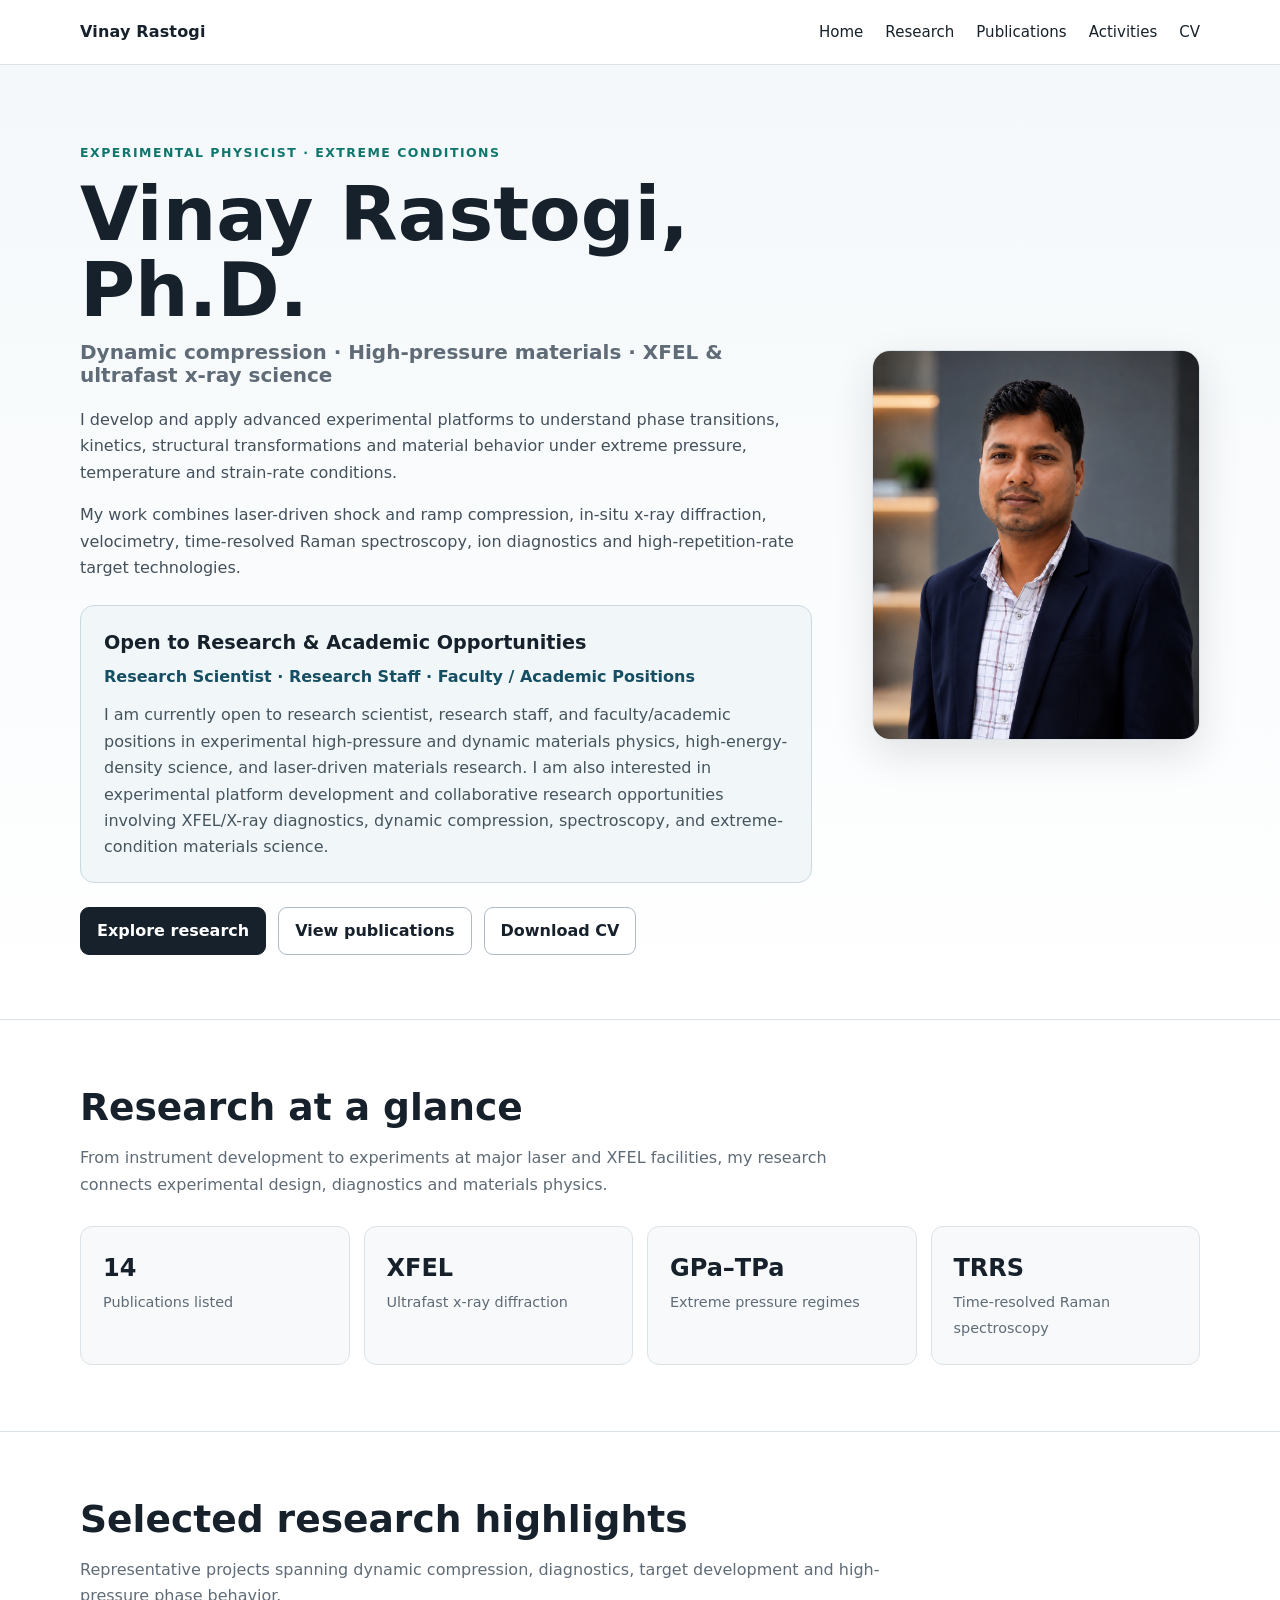
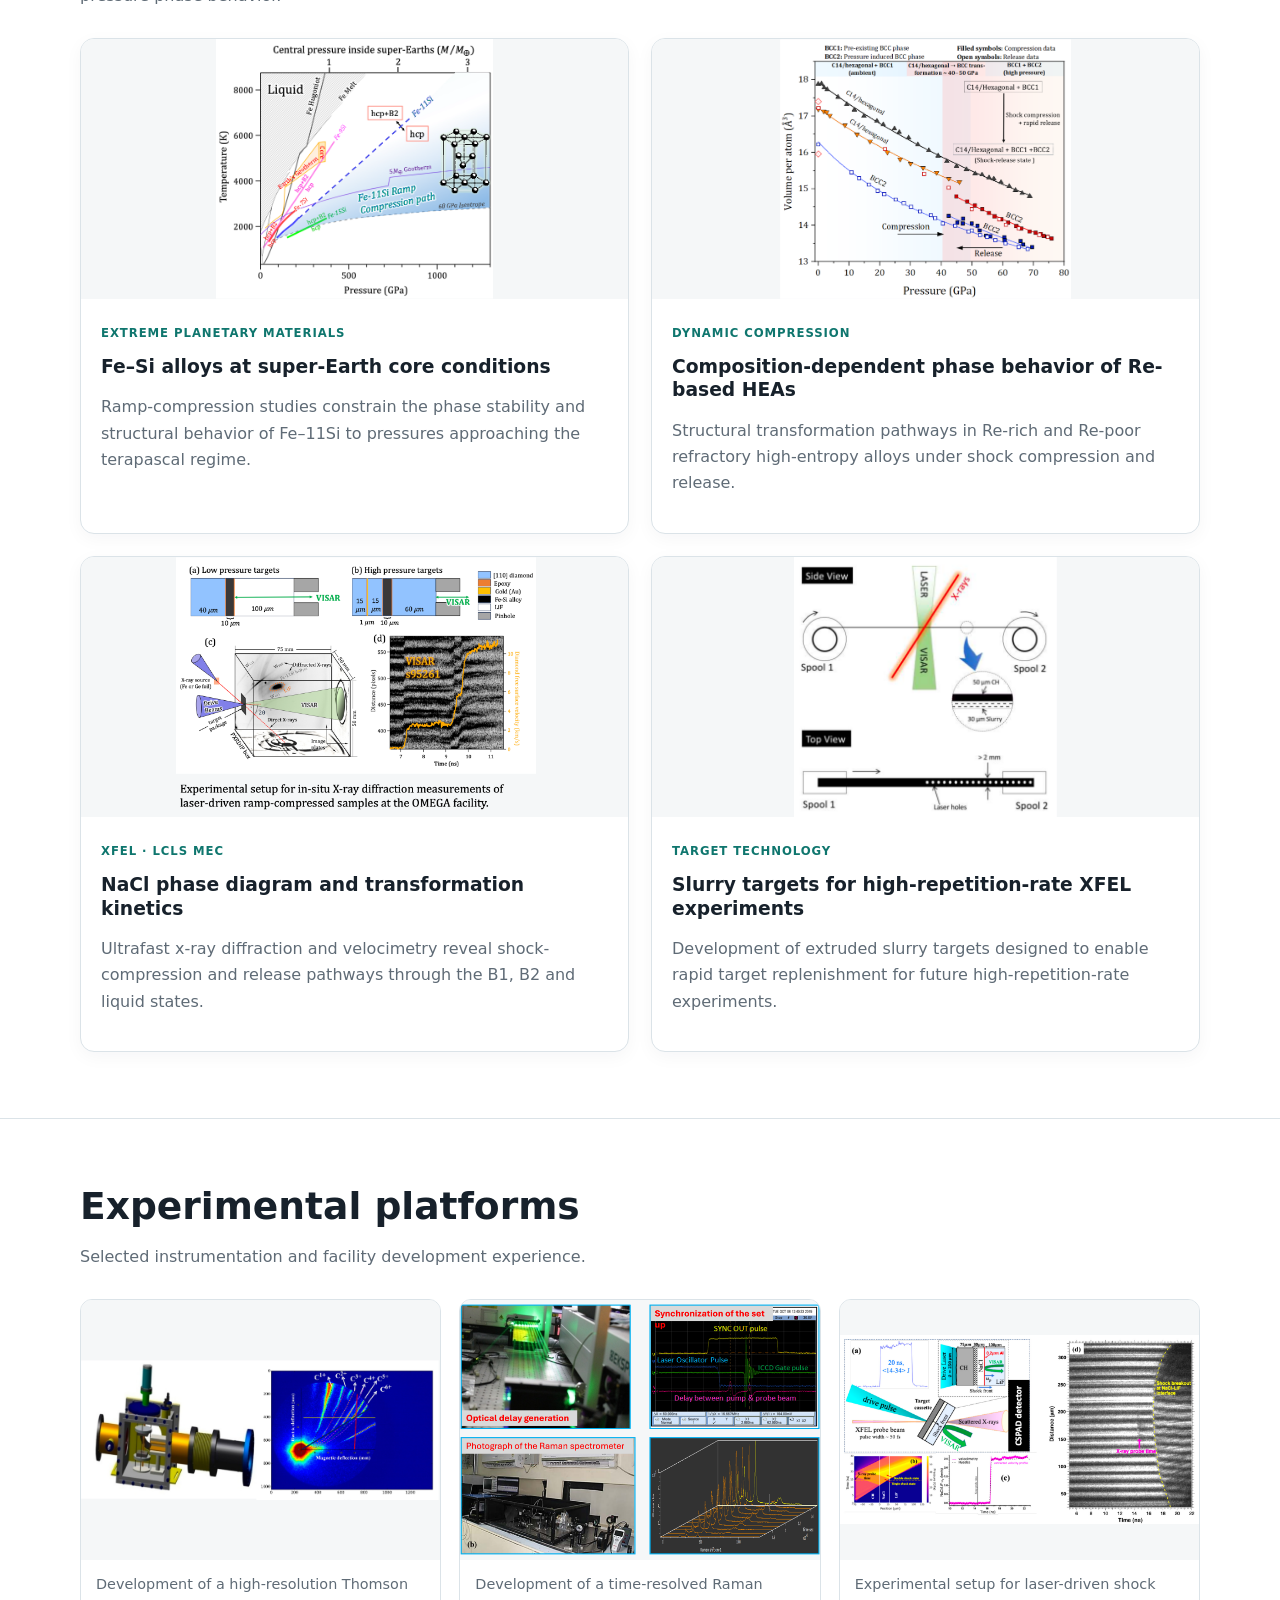
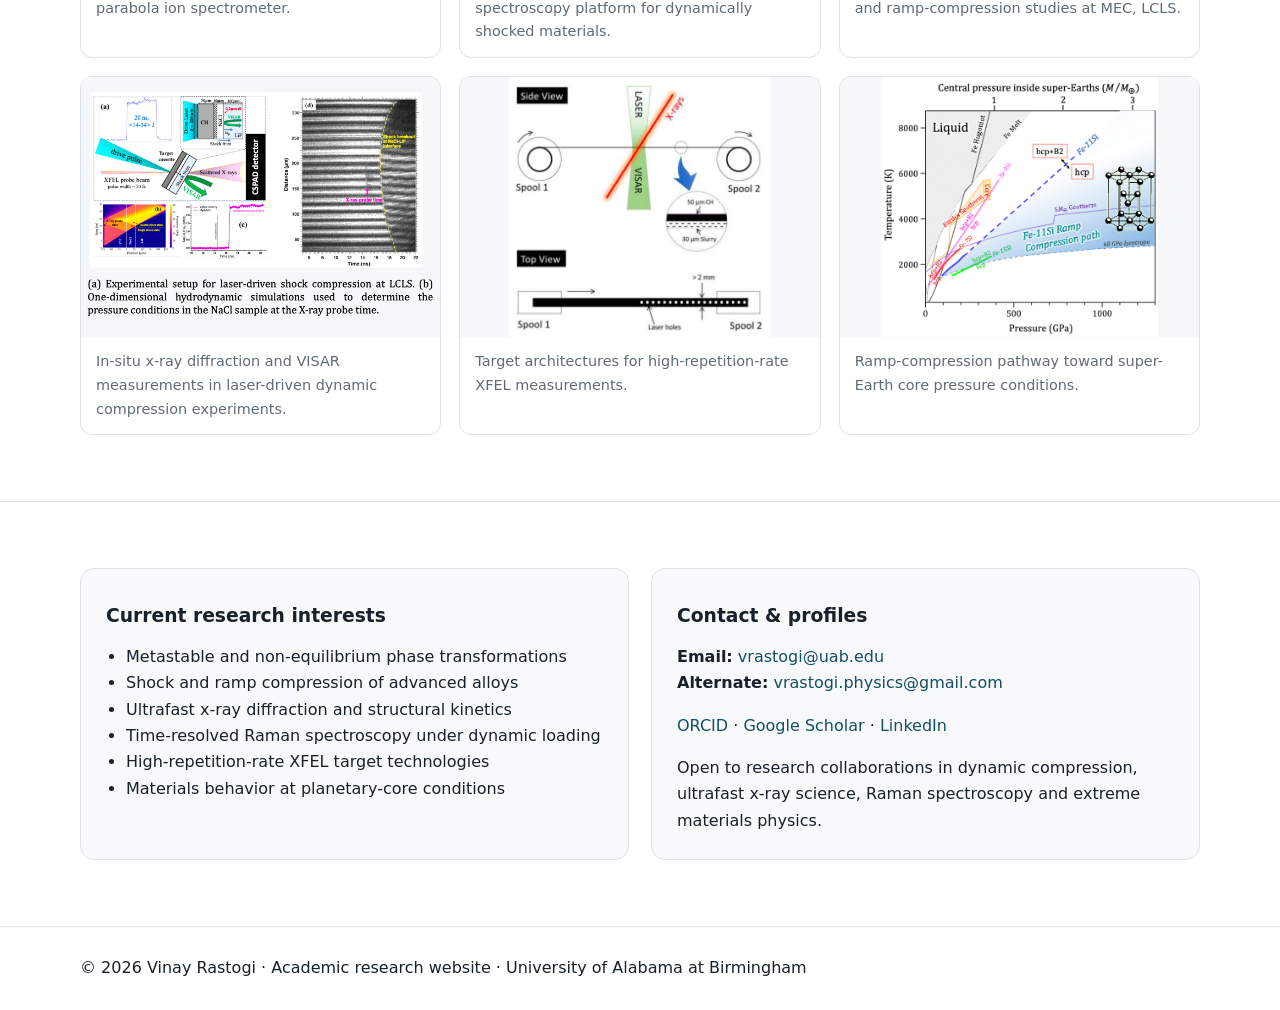
<file: index.html>
<!doctype html><html lang="en"><head><meta charset="utf-8"><meta name="viewport" content="width=device-width,initial-scale=1"><meta name="description" content="Vinay Rastogi — research in high-pressure physics, dynamic compression, XFELs, ultrafast x-ray diffraction, Raman spectroscopy and extreme materials science."><title>Vinay Rastogi | Dynamic Materials & High-Pressure Physics</title><link rel="stylesheet" href="style.css"></head><body>
<nav class="nav"><div class="wrap navin"><a class="brand" href="index.html">Vinay Rastogi</a><div class="links"><a href="index.html">Home</a><a href="research.html">Research</a><a href="publications.html">Publications</a><a href="activities.html">Activities</a><a href="CV_Vinay_Rastogi.pdf">CV</a></div></div></nav>
<header class="hero"><div class="wrap hero-grid"><div><div class="eyebrow">Experimental physicist · Extreme conditions</div><h1>Vinay Rastogi, Ph.D.</h1><h2>Dynamic compression · High-pressure materials · XFEL & ultrafast x-ray science</h2><p>I develop and apply advanced experimental platforms to understand phase transitions, kinetics, structural transformations and material behavior under extreme pressure, temperature and strain-rate conditions.</p><p>My work combines laser-driven shock and ramp compression, in-situ x-ray diffraction, velocimetry, time-resolved Raman spectroscopy, ion diagnostics and high-repetition-rate target technologies.</p><div class="opportunity-banner"><div class="opportunity-title">Open to Research &amp; Academic Opportunities</div><div class="opportunity-tags">Research Scientist · Research Staff · Faculty / Academic Positions</div><p>I am currently open to research scientist, research staff, and faculty/academic positions in experimental high-pressure and dynamic materials physics, high-energy-density science, and laser-driven materials research. I am also interested in experimental platform development and collaborative research opportunities involving XFEL/X-ray diagnostics, dynamic compression, spectroscopy, and extreme-condition materials science.</p></div><div class="buttons"><a class="btn primary" href="research.html">Explore research</a><a class="btn" href="publications.html">View publications</a><a class="btn" href="CV_Vinay_Rastogi.pdf">Download CV</a></div></div><div><img class="portrait" src="images/profile.png" alt="Professional portrait of Vinay Rastogi"></div></div></header>
<section><div class="wrap"><div class="section-head"><h2>Research at a glance</h2><p>From instrument development to experiments at major laser and XFEL facilities, my research connects experimental design, diagnostics and materials physics.</p></div><div class="stats"><div class="stat"><strong>14</strong><span>Publications listed</span></div><div class="stat"><strong>XFEL</strong><span>Ultrafast x-ray diffraction</span></div><div class="stat"><strong>GPa–TPa</strong><span>Extreme pressure regimes</span></div><div class="stat"><strong>TRRS</strong><span>Time-resolved Raman spectroscopy</span></div></div></div></section>
<section><div class="wrap"><div class="section-head"><h2>Selected research highlights</h2><p>Representative projects spanning dynamic compression, diagnostics, target development and high-pressure phase behavior.</p></div><div class="cards">
<article class="card"><img src="images/fe-si.png" alt="Fe-Si ramp compression phase-path figure"><div class="card-body"><span class="tag">Extreme planetary materials</span><h3>Fe–Si alloys at super-Earth core conditions</h3><p>Ramp-compression studies constrain the phase stability and structural behavior of Fe–11Si to pressures approaching the terapascal regime.</p></div></article>
<article class="card"><img src="images/re-hea.png" alt="Re-based high entropy alloy compression and release figure"><div class="card-body"><span class="tag">Dynamic compression</span><h3>Composition-dependent phase behavior of Re-based HEAs</h3><p>Structural transformation pathways in Re-rich and Re-poor refractory high-entropy alloys under shock compression and release.</p></div></article>
<article class="card"><img src="images/nacl-phase-diagram.png" alt="NaCl pressure-temperature phase diagram"><div class="card-body"><span class="tag">XFEL · LCLS MEC</span><h3>NaCl phase diagram and transformation kinetics</h3><p>Ultrafast x-ray diffraction and velocimetry reveal shock-compression and release pathways through the B1, B2 and liquid states.</p></div></article>
<article class="card"><img src="images/slurry-targets.png" alt="Slurry target development and experimental geometry"><div class="card-body"><span class="tag">Target technology</span><h3>Slurry targets for high-repetition-rate XFEL experiments</h3><p>Development of extruded slurry targets designed to enable rapid target replenishment for future high-repetition-rate experiments.</p></div></article>
</div></div></section>
<section><div class="wrap"><div class="section-head"><h2>Experimental platforms</h2><p>Selected instrumentation and facility development experience.</p></div><div class="gallery"><figure><img src="images/thomson-parabola.png" alt="Thomson parabola ion spectrometer"><figcaption>Development of a high-resolution Thomson parabola ion spectrometer.</figcaption></figure><figure><img src="images/trrs.png" alt="Time-resolved Raman spectroscopy facility"><figcaption>Development of a time-resolved Raman spectroscopy platform for dynamically shocked materials.</figcaption></figure><figure><img src="images/mec-lcls.png" alt="Laser-driven experiment at MEC LCLS"><figcaption>Experimental setup for laser-driven shock and ramp-compression studies at MEC, LCLS.</figcaption></figure><figure><img src="images/mec-xfel.png" alt="XFEL target and VISAR experiment"><figcaption>In-situ x-ray diffraction and VISAR measurements in laser-driven dynamic compression experiments.</figcaption></figure><figure><img src="images/slurry-targets.png" alt="Slurry target schematic"><figcaption>Target architectures for high-repetition-rate XFEL measurements.</figcaption></figure><figure><img src="images/fe-si.png" alt="Fe-Si phase-path figure"><figcaption>Ramp-compression pathway toward super-Earth core pressure conditions.</figcaption></figure></div></div></section>
<section><div class="wrap split"><div class="panel"><h3>Current research interests</h3><ul class="list"><li>Metastable and non-equilibrium phase transformations</li><li>Shock and ramp compression of advanced alloys</li><li>Ultrafast x-ray diffraction and structural kinetics</li><li>Time-resolved Raman spectroscopy under dynamic loading</li><li>High-repetition-rate XFEL target technologies</li><li>Materials behavior at planetary-core conditions</li></ul></div><div class="panel"><h3>Contact & profiles</h3><p><strong>Email:</strong> <a href="mailto:vrastogi@uab.edu">vrastogi@uab.edu</a><br><strong>Alternate:</strong> <a href="mailto:vrastogi.physics@gmail.com">vrastogi.physics@gmail.com</a></p><p><a href="https://orcid.org/0000-0002-3988-6908" target="_blank" rel="noopener">ORCID</a> · <a href="https://scholar.google.com/citations?user=3i2ZerMAAAAJ&hl=en" target="_blank" rel="noopener">Google Scholar</a> · <a href="https://www.linkedin.com/in/vinay-rastogi-ph-d-826b3411b/" target="_blank" rel="noopener">LinkedIn</a></p><div class="note">Open to research collaborations in dynamic compression, ultrafast x-ray science, Raman spectroscopy and extreme materials physics.</div></div></div></section>
<footer class="footer"><div class="wrap">© 2026 Vinay Rastogi · Academic research website · University of Alabama at Birmingham</div></footer></body></html>
</file>
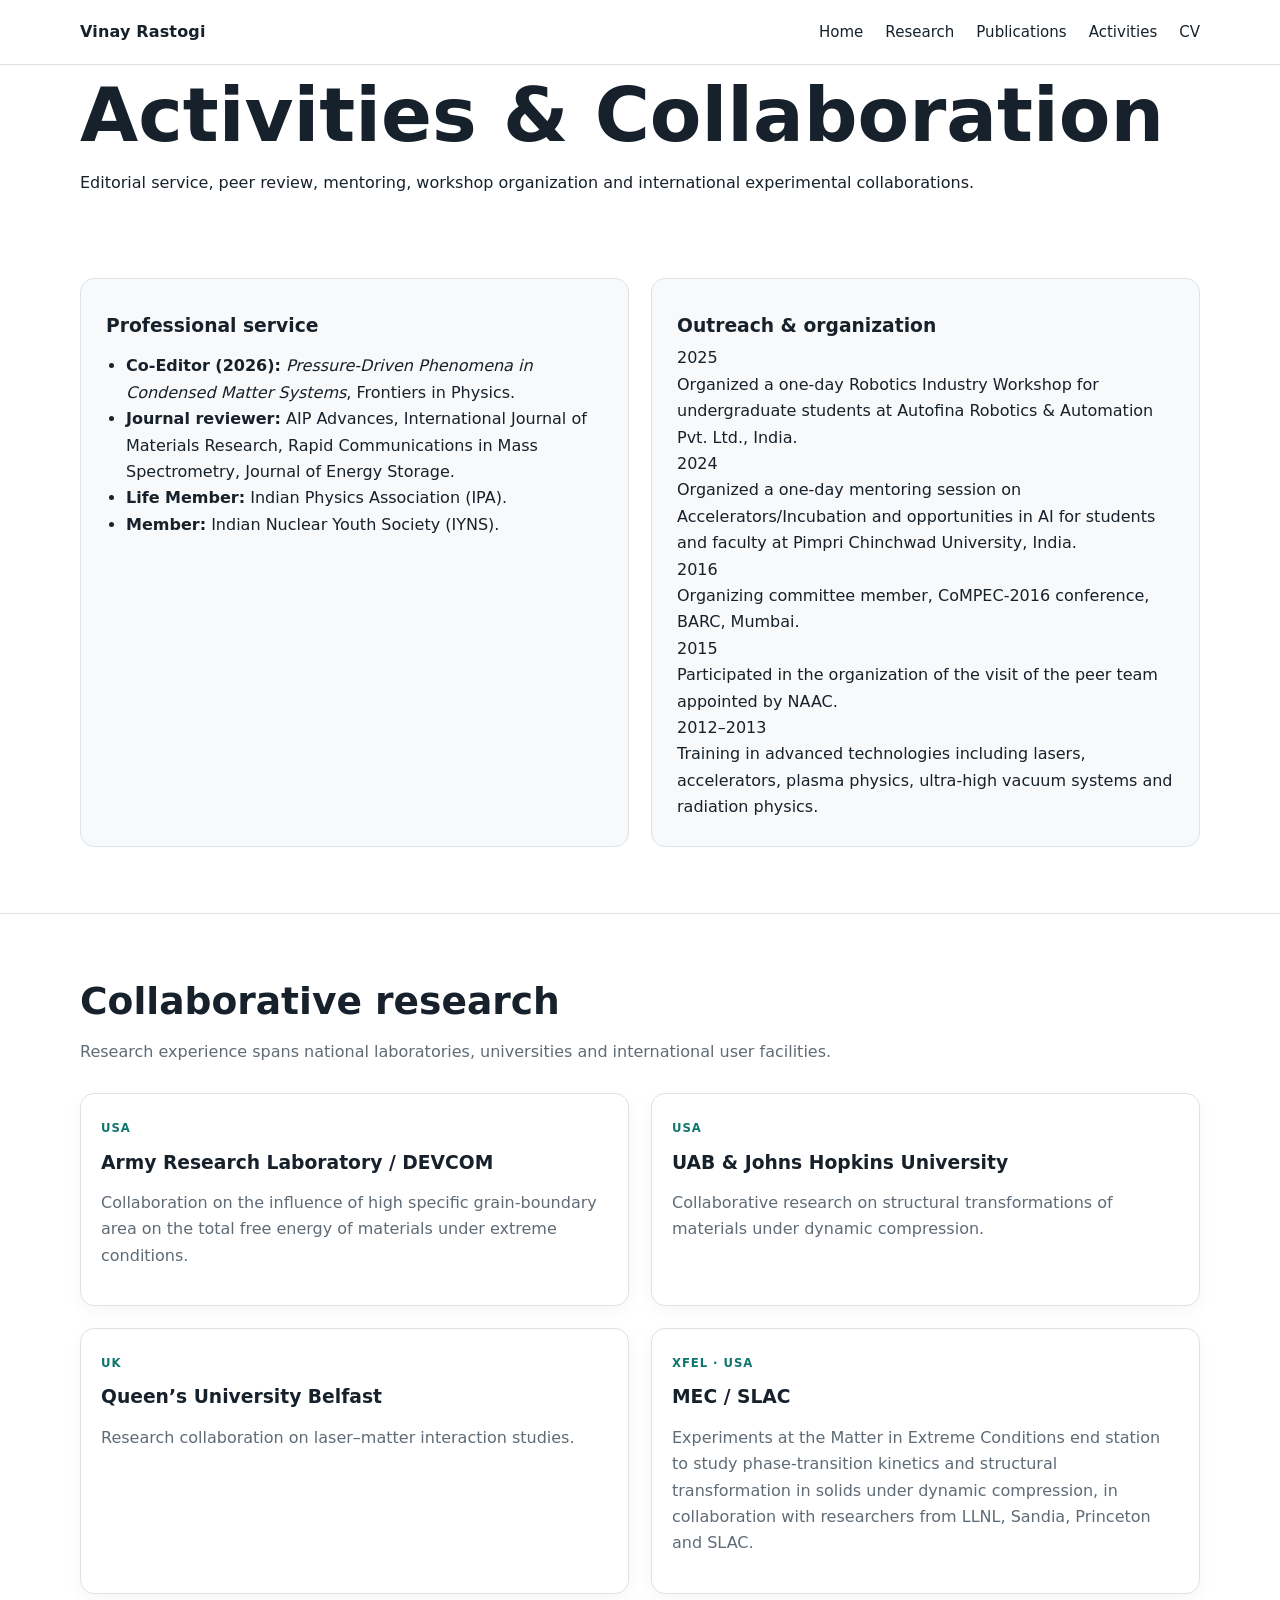
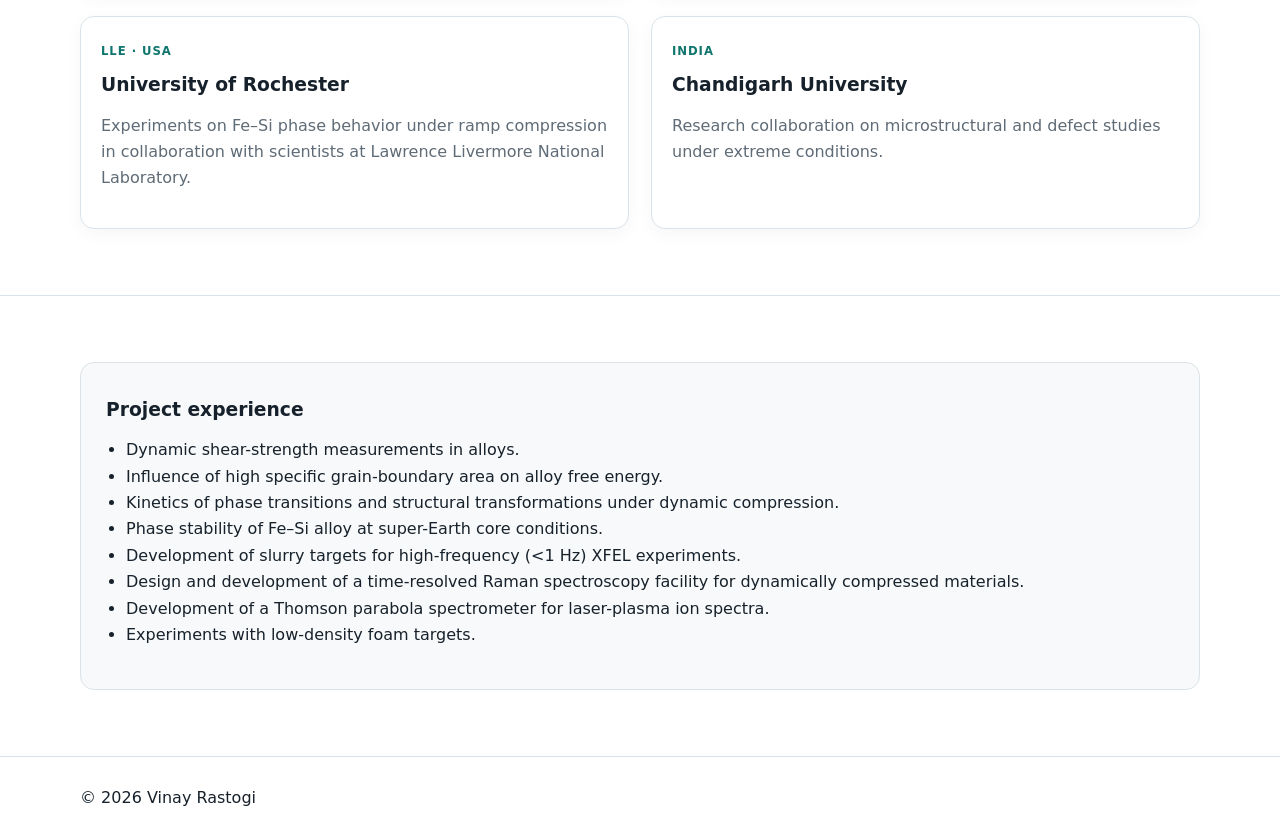
<file: activities.html>
<!doctype html><html lang="en"><head><meta charset="utf-8"><meta name="viewport" content="width=device-width,initial-scale=1"><title>Activities & Collaboration | Vinay Rastogi</title><link rel="stylesheet" href="style.css"></head><body>
<nav class="nav"><div class="wrap navin"><a class="brand" href="index.html">Vinay Rastogi</a><div class="links"><a href="index.html">Home</a><a href="research.html">Research</a><a href="publications.html">Publications</a><a href="activities.html">Activities</a><a href="CV_Vinay_Rastogi.pdf">CV</a></div></div></nav>
<header class="page-hero"><div class="wrap"><h1>Activities & Collaboration</h1><p>Editorial service, peer review, mentoring, workshop organization and international experimental collaborations.</p></div></header>
<section><div class="wrap split"><div class="panel"><h3>Professional service</h3><ul class="list"><li><strong>Co-Editor (2026):</strong> <em>Pressure-Driven Phenomena in Condensed Matter Systems</em>, Frontiers in Physics.</li><li><strong>Journal reviewer:</strong> AIP Advances, International Journal of Materials Research, Rapid Communications in Mass Spectrometry, Journal of Energy Storage.</li><li><strong>Life Member:</strong> Indian Physics Association (IPA).</li><li><strong>Member:</strong> Indian Nuclear Youth Society (IYNS).</li></ul></div><div class="panel"><h3>Outreach & organization</h3><div class="timeline"><div class="item"><div class="year">2025</div><div>Organized a one-day Robotics Industry Workshop for undergraduate students at Autofina Robotics & Automation Pvt. Ltd., India.</div></div><div class="item"><div class="year">2024</div><div>Organized a one-day mentoring session on Accelerators/Incubation and opportunities in AI for students and faculty at Pimpri Chinchwad University, India.</div></div><div class="item"><div class="year">2016</div><div>Organizing committee member, CoMPEC-2016 conference, BARC, Mumbai.</div></div><div class="item"><div class="year">2015</div><div>Participated in the organization of the visit of the peer team appointed by NAAC.</div></div><div class="item"><div class="year">2012–2013</div><div>Training in advanced technologies including lasers, accelerators, plasma physics, ultra-high vacuum systems and radiation physics.</div></div></div></div></div></section>
<section><div class="wrap"><div class="section-head"><h2>Collaborative research</h2><p>Research experience spans national laboratories, universities and international user facilities.</p></div><div class="cards"><article class="card"><div class="card-body"><span class="tag">USA</span><h3>Army Research Laboratory / DEVCOM</h3><p>Collaboration on the influence of high specific grain-boundary area on the total free energy of materials under extreme conditions.</p></div></article><article class="card"><div class="card-body"><span class="tag">USA</span><h3>UAB & Johns Hopkins University</h3><p>Collaborative research on structural transformations of materials under dynamic compression.</p></div></article><article class="card"><div class="card-body"><span class="tag">UK</span><h3>Queen’s University Belfast</h3><p>Research collaboration on laser–matter interaction studies.</p></div></article><article class="card"><div class="card-body"><span class="tag">XFEL · USA</span><h3>MEC / SLAC</h3><p>Experiments at the Matter in Extreme Conditions end station to study phase-transition kinetics and structural transformation in solids under dynamic compression, in collaboration with researchers from LLNL, Sandia, Princeton and SLAC.</p></div></article><article class="card"><div class="card-body"><span class="tag">LLE · USA</span><h3>University of Rochester</h3><p>Experiments on Fe–Si phase behavior under ramp compression in collaboration with scientists at Lawrence Livermore National Laboratory.</p></div></article><article class="card"><div class="card-body"><span class="tag">India</span><h3>Chandigarh University</h3><p>Research collaboration on microstructural and defect studies under extreme conditions.</p></div></article></div></div></section>
<section><div class="wrap panel"><h3>Project experience</h3><ul class="list"><li>Dynamic shear-strength measurements in alloys.</li><li>Influence of high specific grain-boundary area on alloy free energy.</li><li>Kinetics of phase transitions and structural transformations under dynamic compression.</li><li>Phase stability of Fe–Si alloy at super-Earth core conditions.</li><li>Development of slurry targets for high-frequency (&lt;1 Hz) XFEL experiments.</li><li>Design and development of a time-resolved Raman spectroscopy facility for dynamically compressed materials.</li><li>Development of a Thomson parabola spectrometer for laser-plasma ion spectra.</li><li>Experiments with low-density foam targets.</li></ul></div></section>
<footer class="footer"><div class="wrap">© 2026 Vinay Rastogi</div></footer></body></html>
</file>
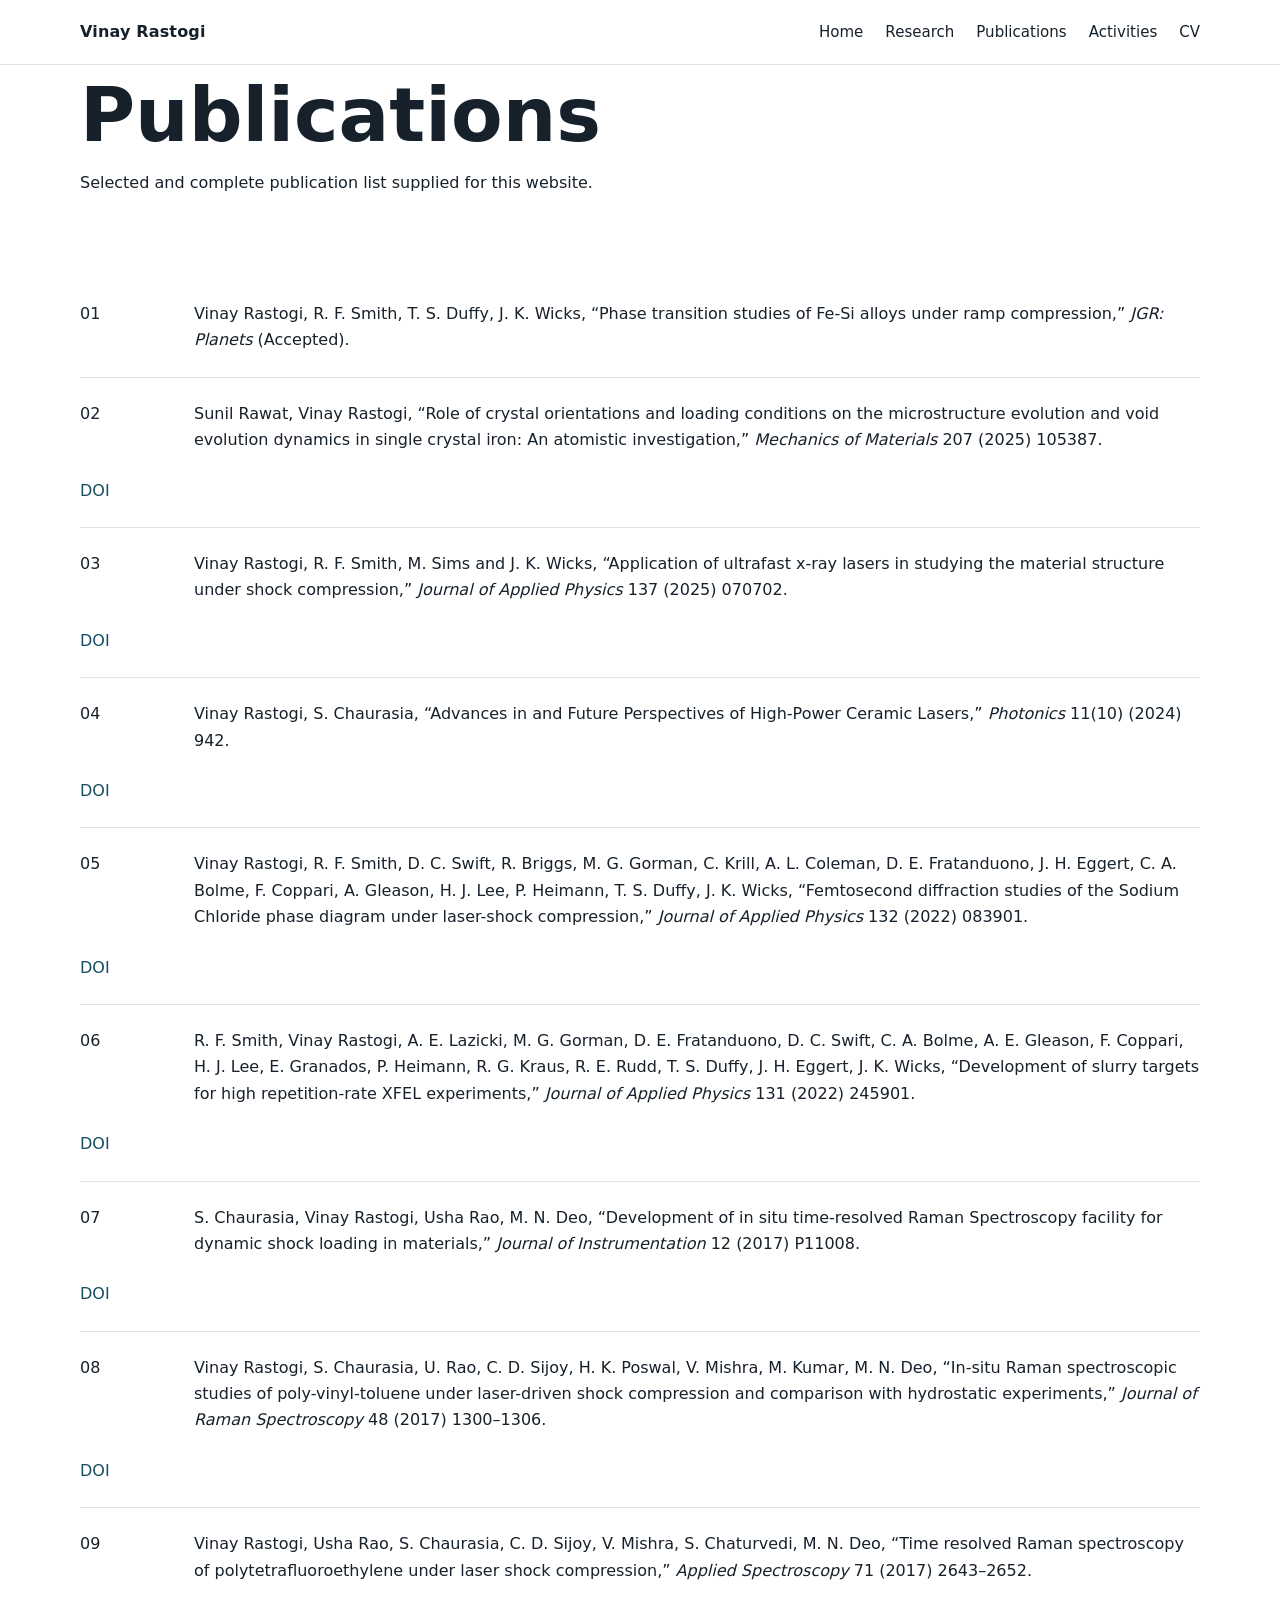
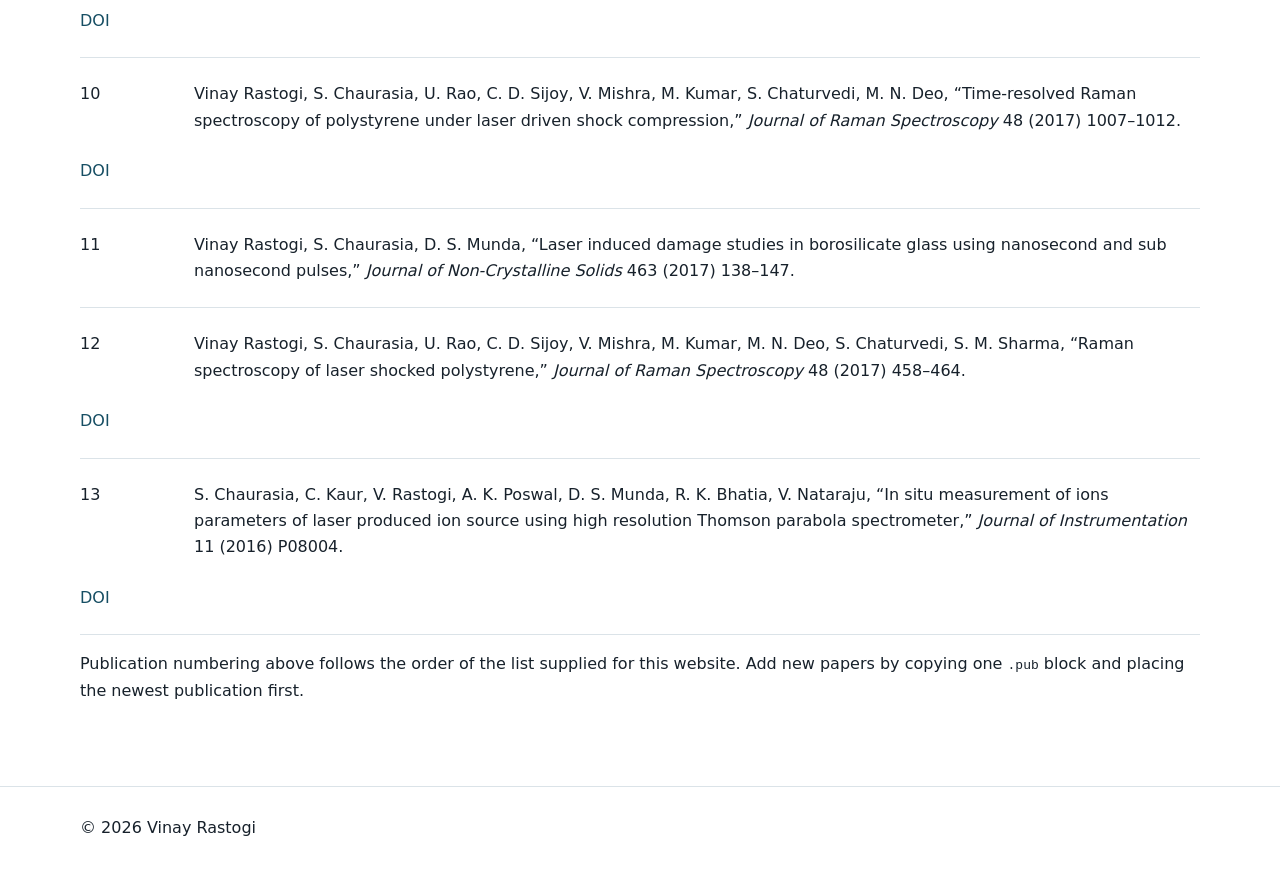
<file: publications.html>
<!doctype html><html lang="en"><head><meta charset="utf-8"><meta name="viewport" content="width=device-width,initial-scale=1"><title>Publications | Vinay Rastogi</title><link rel="stylesheet" href="style.css"></head><body>
<nav class="nav"><div class="wrap navin"><a class="brand" href="index.html">Vinay Rastogi</a><div class="links"><a href="index.html">Home</a><a href="research.html">Research</a><a href="publications.html">Publications</a><a href="activities.html">Activities</a><a href="CV_Vinay_Rastogi.pdf">CV</a></div></div></nav>
<header class="page-hero"><div class="wrap"><h1>Publications</h1><p>Selected and complete publication list supplied for this website.</p></div></header>
<section><div class="wrap"><div class="pub"><span class="number">01</span><span class="pub-title">Vinay Rastogi, R. F. Smith, T. S. Duffy, J. K. Wicks, “Phase transition studies of Fe-Si alloys under ramp compression,” <em>JGR: Planets</em> (Accepted).</span></div>
<div class="pub"><span class="number">02</span><span class="pub-title">Sunil Rawat, Vinay Rastogi, “Role of crystal orientations and loading conditions on the microstructure evolution and void evolution dynamics in single crystal iron: An atomistic investigation,” <em>Mechanics of Materials</em> 207 (2025) 105387.</span><div class="pub-links"><a href="https://doi.org/10.1016/j.mechmat.2025.105387" target="_blank" rel="noopener">DOI</a></div></div>
<div class="pub"><span class="number">03</span><span class="pub-title">Vinay Rastogi, R. F. Smith, M. Sims and J. K. Wicks, “Application of ultrafast x-ray lasers in studying the material structure under shock compression,” <em>Journal of Applied Physics</em> 137 (2025) 070702.</span><div class="pub-links"><a href="https://doi.org/10.1063/5.0239330" target="_blank" rel="noopener">DOI</a></div></div>
<div class="pub"><span class="number">04</span><span class="pub-title">Vinay Rastogi, S. Chaurasia, “Advances in and Future Perspectives of High-Power Ceramic Lasers,” <em>Photonics</em> 11(10) (2024) 942.</span><div class="pub-links"><a href="https://doi.org/10.3390/photonics11100942" target="_blank" rel="noopener">DOI</a></div></div>
<div class="pub"><span class="number">05</span><span class="pub-title">Vinay Rastogi, R. F. Smith, D. C. Swift, R. Briggs, M. G. Gorman, C. Krill, A. L. Coleman, D. E. Fratanduono, J. H. Eggert, C. A. Bolme, F. Coppari, A. Gleason, H. J. Lee, P. Heimann, T. S. Duffy, J. K. Wicks, “Femtosecond diffraction studies of the Sodium Chloride phase diagram under laser-shock compression,” <em>Journal of Applied Physics</em> 132 (2022) 083901.</span><div class="pub-links"><a href="https://doi.org/10.1063/5.0094894" target="_blank" rel="noopener">DOI</a></div></div>
<div class="pub"><span class="number">06</span><span class="pub-title">R. F. Smith, Vinay Rastogi, A. E. Lazicki, M. G. Gorman, D. E. Fratanduono, D. C. Swift, C. A. Bolme, A. E. Gleason, F. Coppari, H. J. Lee, E. Granados, P. Heimann, R. G. Kraus, R. E. Rudd, T. S. Duffy, J. H. Eggert, J. K. Wicks, “Development of slurry targets for high repetition-rate XFEL experiments,” <em>Journal of Applied Physics</em> 131 (2022) 245901.</span><div class="pub-links"><a href="https://doi.org/10.1063/5.0095654" target="_blank" rel="noopener">DOI</a></div></div>
<div class="pub"><span class="number">07</span><span class="pub-title">S. Chaurasia, Vinay Rastogi, Usha Rao, M. N. Deo, “Development of in situ time-resolved Raman Spectroscopy facility for dynamic shock loading in materials,” <em>Journal of Instrumentation</em> 12 (2017) P11008.</span><div class="pub-links"><a href="https://doi.org/10.1088/1748-0221/12/11/P11008" target="_blank" rel="noopener">DOI</a></div></div>
<div class="pub"><span class="number">08</span><span class="pub-title">Vinay Rastogi, S. Chaurasia, U. Rao, C. D. Sijoy, H. K. Poswal, V. Mishra, M. Kumar, M. N. Deo, “In-situ Raman spectroscopic studies of poly-vinyl-toluene under laser-driven shock compression and comparison with hydrostatic experiments,” <em>Journal of Raman Spectroscopy</em> 48 (2017) 1300–1306.</span><div class="pub-links"><a href="https://doi.org/10.1002/jrs.5215" target="_blank" rel="noopener">DOI</a></div></div>
<div class="pub"><span class="number">09</span><span class="pub-title">Vinay Rastogi, Usha Rao, S. Chaurasia, C. D. Sijoy, V. Mishra, S. Chaturvedi, M. N. Deo, “Time resolved Raman spectroscopy of polytetrafluoroethylene under laser shock compression,” <em>Applied Spectroscopy</em> 71 (2017) 2643–2652.</span><div class="pub-links"><a href="https://doi.org/10.1177/0003702817726542" target="_blank" rel="noopener">DOI</a></div></div>
<div class="pub"><span class="number">10</span><span class="pub-title">Vinay Rastogi, S. Chaurasia, U. Rao, C. D. Sijoy, V. Mishra, M. Kumar, S. Chaturvedi, M. N. Deo, “Time-resolved Raman spectroscopy of polystyrene under laser driven shock compression,” <em>Journal of Raman Spectroscopy</em> 48 (2017) 1007–1012.</span><div class="pub-links"><a href="https://doi.org/10.1002/jrs.5166" target="_blank" rel="noopener">DOI</a></div></div>
<div class="pub"><span class="number">11</span><span class="pub-title">Vinay Rastogi, S. Chaurasia, D. S. Munda, “Laser induced damage studies in borosilicate glass using nanosecond and sub nanosecond pulses,” <em>Journal of Non-Crystalline Solids</em> 463 (2017) 138–147.</span></div>
<div class="pub"><span class="number">12</span><span class="pub-title">Vinay Rastogi, S. Chaurasia, U. Rao, C. D. Sijoy, V. Mishra, M. Kumar, M. N. Deo, S. Chaturvedi, S. M. Sharma, “Raman spectroscopy of laser shocked polystyrene,” <em>Journal of Raman Spectroscopy</em> 48 (2017) 458–464.</span><div class="pub-links"><a href="https://doi.org/10.1002/jrs.5046" target="_blank" rel="noopener">DOI</a></div></div>
<div class="pub"><span class="number">13</span><span class="pub-title">S. Chaurasia, C. Kaur, V. Rastogi, A. K. Poswal, D. S. Munda, R. K. Bhatia, V. Nataraju, “In situ measurement of ions parameters of laser produced ion source using high resolution Thomson parabola spectrometer,” <em>Journal of Instrumentation</em> 11 (2016) P08004.</span><div class="pub-links"><a href="https://doi.org/10.1088/1748-0221/11/08/P08004" target="_blank" rel="noopener">DOI</a></div></div>
<p class="note">Publication numbering above follows the order of the list supplied for this website. Add new papers by copying one <code>.pub</code> block and placing the newest publication first.</p></div></section><footer class="footer"><div class="wrap">© 2026 Vinay Rastogi</div></footer></body></html>
</file>
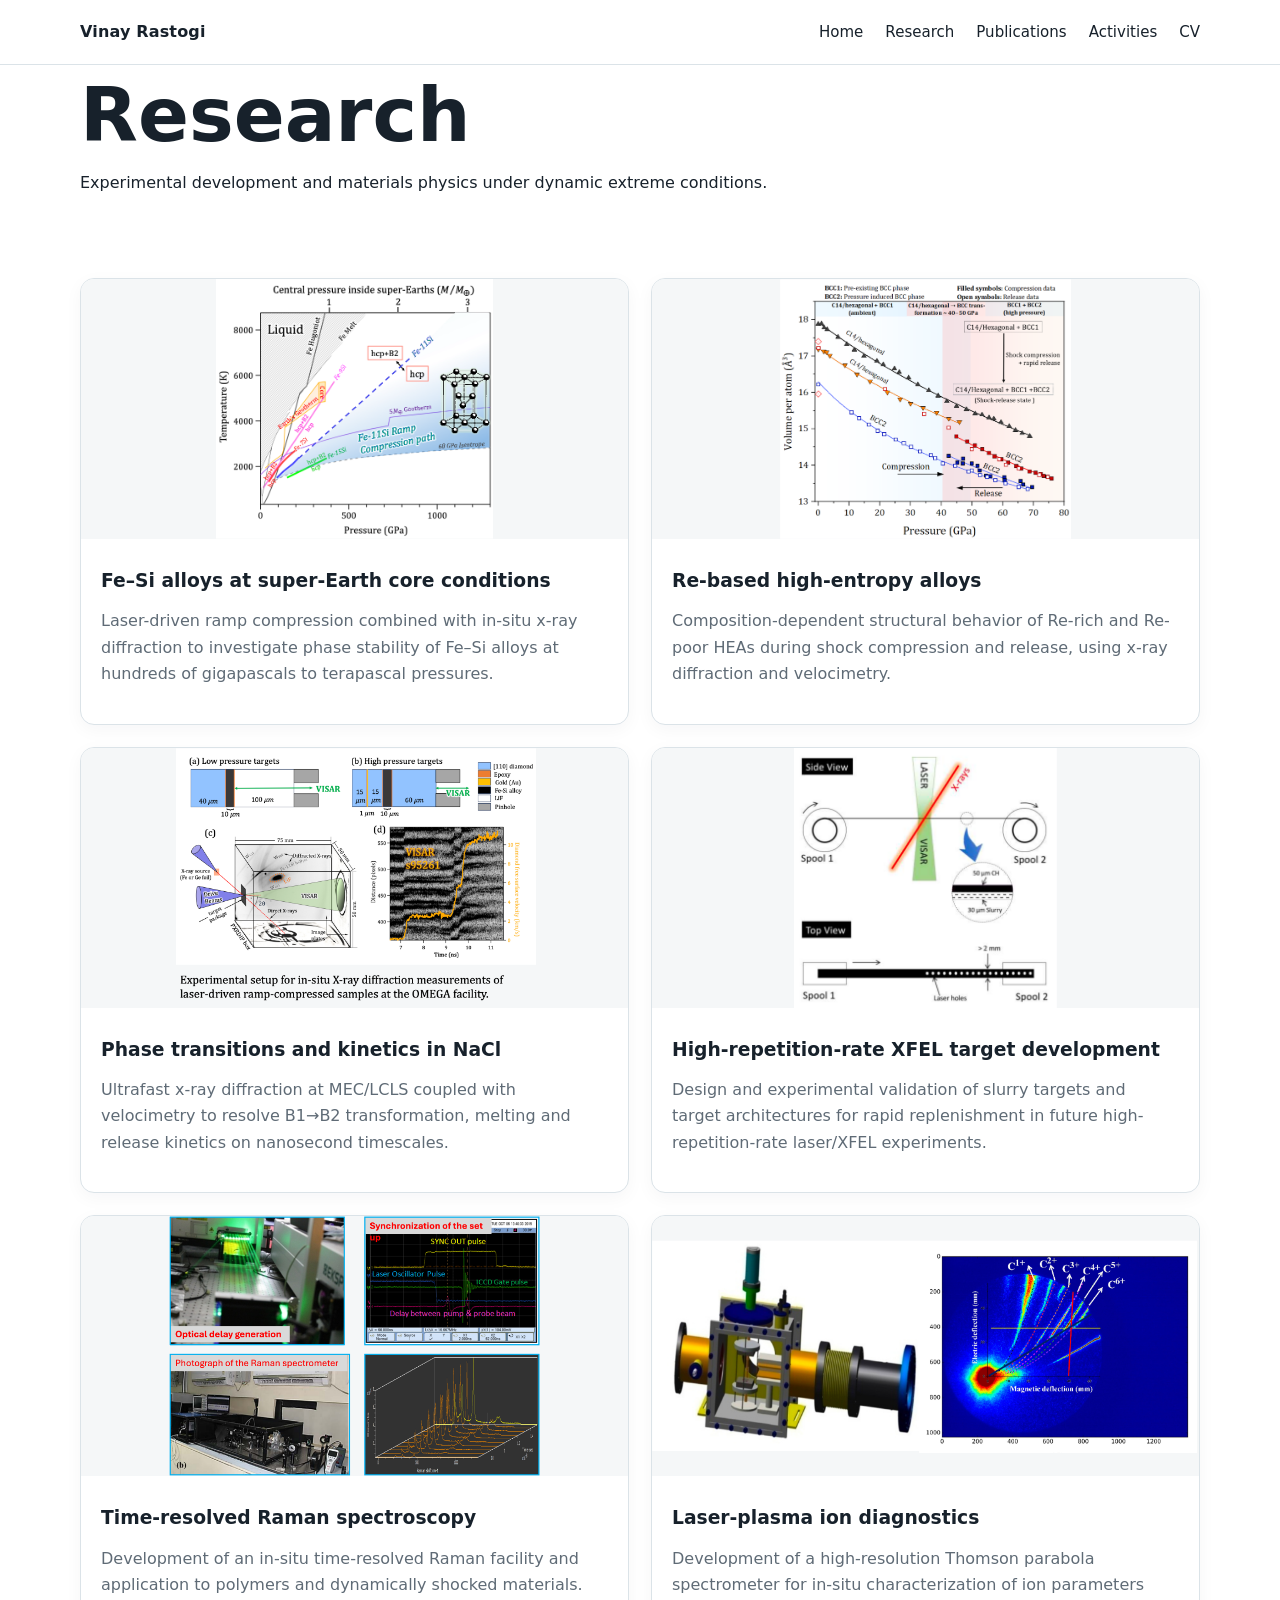
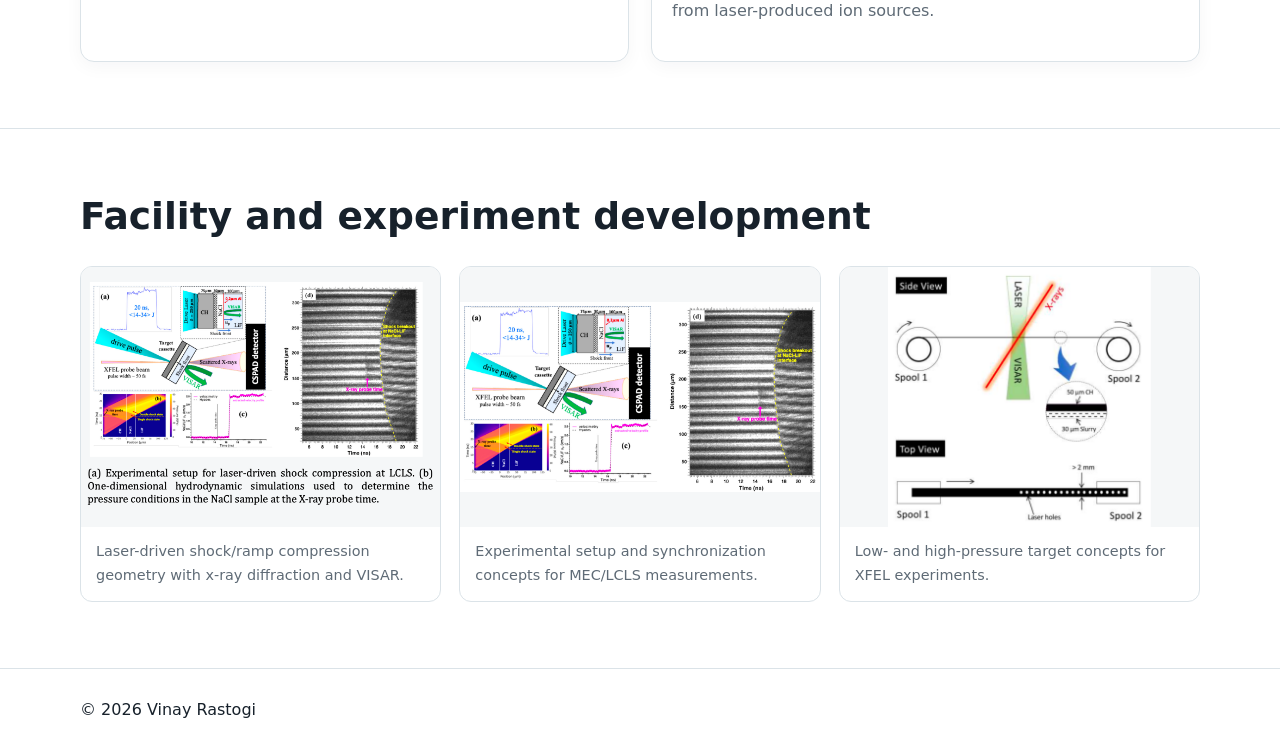
<file: research.html>
<!doctype html><html lang="en"><head><meta charset="utf-8"><meta name="viewport" content="width=device-width,initial-scale=1"><title>Research | Vinay Rastogi</title><link rel="stylesheet" href="style.css"></head><body>
<nav class="nav"><div class="wrap navin"><a class="brand" href="index.html">Vinay Rastogi</a><div class="links"><a href="index.html">Home</a><a href="research.html">Research</a><a href="publications.html">Publications</a><a href="activities.html">Activities</a><a href="CV_Vinay_Rastogi.pdf">CV</a></div></div></nav>
<header class="page-hero"><div class="wrap"><h1>Research</h1><p>Experimental development and materials physics under dynamic extreme conditions.</p></div></header>
<section><div class="wrap"><div class="cards">
<article class="card"><img src="images/fe-si.png" alt="Fe-Si ramp compression"><div class="card-body"><h3>Fe–Si alloys at super-Earth core conditions</h3><p>Laser-driven ramp compression combined with in-situ x-ray diffraction to investigate phase stability of Fe–Si alloys at hundreds of gigapascals to terapascal pressures.</p></div></article>
<article class="card"><img src="images/re-hea.png" alt="Re HEA phase behavior"><div class="card-body"><h3>Re-based high-entropy alloys</h3><p>Composition-dependent structural behavior of Re-rich and Re-poor HEAs during shock compression and release, using x-ray diffraction and velocimetry.</p></div></article>
<article class="card"><img src="images/nacl-phase-diagram.png" alt="NaCl phase diagram"><div class="card-body"><h3>Phase transitions and kinetics in NaCl</h3><p>Ultrafast x-ray diffraction at MEC/LCLS coupled with velocimetry to resolve B1→B2 transformation, melting and release kinetics on nanosecond timescales.</p></div></article>
<article class="card"><img src="images/slurry-targets.png" alt="Slurry targets"><div class="card-body"><h3>High-repetition-rate XFEL target development</h3><p>Design and experimental validation of slurry targets and target architectures for rapid replenishment in future high-repetition-rate laser/XFEL experiments.</p></div></article>
<article class="card"><img src="images/trrs.png" alt="Time resolved Raman"><div class="card-body"><h3>Time-resolved Raman spectroscopy</h3><p>Development of an in-situ time-resolved Raman facility and application to polymers and dynamically shocked materials.</p></div></article>
<article class="card"><img src="images/thomson-parabola.png" alt="Thomson parabola"><div class="card-body"><h3>Laser-plasma ion diagnostics</h3><p>Development of a high-resolution Thomson parabola spectrometer for in-situ characterization of ion parameters from laser-produced ion sources.</p></div></article>
</div></div></section>
<section><div class="wrap"><div class="section-head"><h2>Facility and experiment development</h2></div><div class="gallery"><figure><img src="images/mec-xfel.png" alt="MEC x-ray and VISAR experiment"><figcaption>Laser-driven shock/ramp compression geometry with x-ray diffraction and VISAR.</figcaption></figure><figure><img src="images/mec-lcls.png" alt="MEC LCLS experimental setup"><figcaption>Experimental setup and synchronization concepts for MEC/LCLS measurements.</figcaption></figure><figure><img src="images/slurry-targets.png" alt="Slurry target geometry"><figcaption>Low- and high-pressure target concepts for XFEL experiments.</figcaption></figure></div></div></section>
<footer class="footer"><div class="wrap">© 2026 Vinay Rastogi</div></footer></body></html>
</file>
<file: style.css>
:root{--ink:#17212b;--muted:#5f6b76;--accent:#164e63;--accent2:#0f766e;--line:#dbe3e8;--bg:#f7f9fa;--card:#fff;--max:1120px}*{box-sizing:border-box}html{scroll-behavior:smooth}body{margin:0;font-family:Inter,ui-sans-serif,system-ui,-apple-system,BlinkMacSystemFont,"Segoe UI",sans-serif;color:var(--ink);background:#fff;line-height:1.65}a{color:var(--accent);text-decoration:none}a:hover{text-decoration:underline}.wrap{width:min(var(--max),calc(100% - 40px));margin:auto}.nav{position:sticky;top:0;z-index:20;background:rgba(255,255,255,.95);border-bottom:1px solid var(--line);backdrop-filter:blur(8px)}.navin{display:flex;align-items:center;justify-content:space-between;min-height:64px}.brand{font-weight:800;letter-spacing:.01em;color:var(--ink)}.links{display:flex;gap:22px;font-size:.94rem}.links a{color:var(--ink)}.hero{background:linear-gradient(180deg,#f4f8fa 0,#fff 100%);padding:78px 0 64px;border-bottom:1px solid var(--line)}.hero-grid{display:grid;grid-template-columns:1.45fr .65fr;gap:60px;align-items:center}.eyebrow,.section-label{font-size:.78rem;font-weight:800;letter-spacing:.12em;text-transform:uppercase;color:var(--accent2)}h1{font-size:clamp(2.6rem,6vw,4.7rem);line-height:1.02;margin:12px 0}h2{font-size:clamp(1.65rem,3vw,2.35rem);line-height:1.15;margin:0 0 12px}h3{line-height:1.25;margin:10px 0 8px}.hero h2{font-size:1.25rem;font-weight:650;color:var(--muted);margin-bottom:20px}.hero p{max-width:760px;color:#43505b}.portrait{width:100%;max-width:340px;height:390px;object-fit:cover;border-radius:18px;border:1px solid var(--line);box-shadow:0 15px 40px rgba(23,33,43,.12)}.buttons{display:flex;gap:12px;flex-wrap:wrap;margin-top:24px}.btn{display:inline-block;padding:10px 16px;border:1px solid #aebbc4;border-radius:9px;color:var(--ink);font-weight:700;background:#fff}.btn.primary{background:var(--ink);color:#fff;border-color:var(--ink)}section{padding:66px 0;border-bottom:1px solid var(--line)}.section-head{max-width:820px;margin-bottom:28px}.section-head p{color:var(--muted)}.stats{display:grid;grid-template-columns:repeat(4,1fr);gap:14px}.stat{padding:22px;border:1px solid var(--line);border-radius:12px;background:var(--bg)}.stat strong{display:block;font-size:1.5rem}.stat span{color:var(--muted);font-size:.9rem}.cards{display:grid;grid-template-columns:repeat(2,1fr);gap:22px}.card{border:1px solid var(--line);border-radius:14px;overflow:hidden;background:var(--card);box-shadow:0 5px 18px rgba(23,33,43,.04)}.card img,.gallery img{width:100%;height:260px;object-fit:contain;display:block;background:#f5f7f8}.card-body{padding:20px}.card-body p{color:var(--muted)}.tag{display:inline-block;font-size:.73rem;text-transform:uppercase;letter-spacing:.08em;font-weight:800;color:var(--accent2)}.gallery{display:grid;grid-template-columns:repeat(3,1fr);gap:18px}.gallery figure{margin:0;border:1px solid var(--line);border-radius:12px;overflow:hidden;background:#fff}.gallery figcaption{padding:13px 15px;font-size:.9rem;color:var(--muted)}.split{display:grid;grid-template-columns:1fr 1fr;gap:22px}.panel{padding:25px;border:1px solid var(--line);border-radius:14px;background:var(--bg)}.list{padding-left:20px}.opportunity-banner{margin:24px 0;padding:21px 23px;border:1px solid #cbd9df;border-radius:14px;background:#f1f7f8}.opportunity-title{font-size:1.2rem;font-weight:800}.opportunity-tags{margin-top:5px;font-weight:700;color:var(--accent)}.opportunity-banner p{margin:12px 0 0;color:#46545e}.pub{display:grid;grid-template-columns:90px 1fr;gap:24px;padding:23px 0;border-bottom:1px solid var(--line)}.pub .year{font-weight:800;color:var(--accent2)}.pub p{margin:0;color:var(--muted)}.subhero{padding:70px 0 48px;background:var(--bg);border-bottom:1px solid var(--line)}.back{font-size:.9rem}.lead{font-size:1.08rem;color:var(--muted);max-width:820px}footer{padding:28px 0}.footer-inner{display:flex;justify-content:space-between;color:var(--muted);font-size:.9rem}@media(max-width:850px){.hero-grid,.split{grid-template-columns:1fr}.portrait{max-width:300px}.stats{grid-template-columns:repeat(2,1fr)}.gallery{grid-template-columns:repeat(2,1fr)}.links{gap:10px}.navin{align-items:flex-start;padding:14px 0}.links{flex-wrap:wrap;justify-content:flex-end}}@media(max-width:600px){.wrap{width:min(var(--max),calc(100% - 28px))}.hero{padding:50px 0}.cards,.gallery,.stats{grid-template-columns:1fr}.links{font-size:.82rem}.pub{grid-template-columns:1fr;gap:4px}.footer-inner{display:block}.footer-inner a{display:inline-block;margin-top:8px}}
</file>
